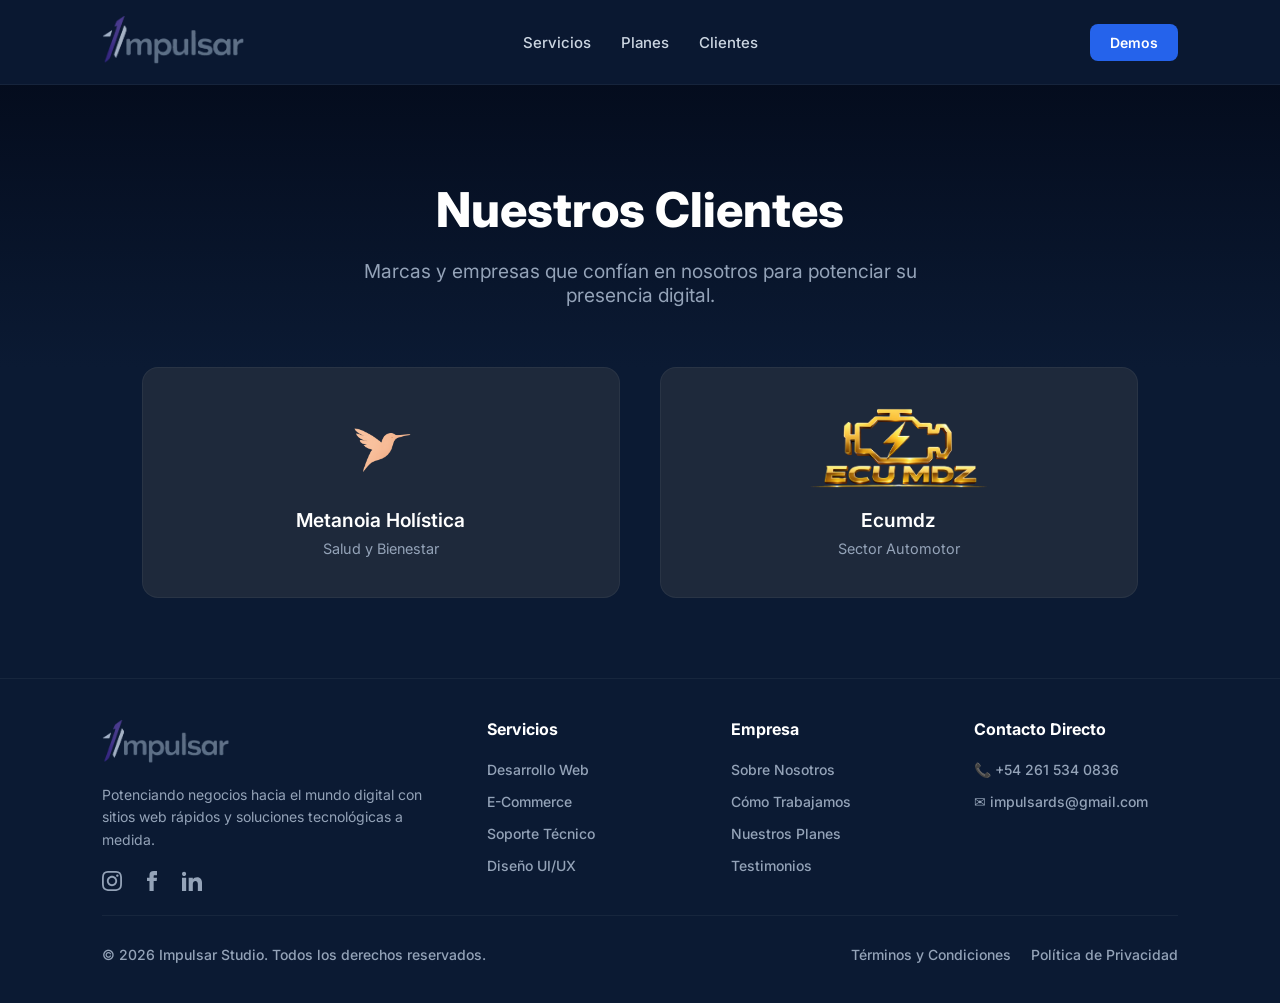
<file: clientes.html>
<!doctype html>
<html lang="es">

<head>
  <meta charset="UTF-8" />
  <meta name="viewport" content="width=device-width, initial-scale=1.0" />
  <title>Nuestros Clientes | Impulsar Studio</title>

  <link rel="preconnect" href="https://fonts.googleapis.com" />
  <link rel="preconnect" href="https://fonts.gstatic.com" crossorigin />
  <link href="https://fonts.googleapis.com/css2?family=Inter:wght@400;500;600;700;800&display=swap" rel="stylesheet" />
  <link rel="stylesheet" href="css/reset.css" />
  <link rel="stylesheet" href="css/hero.css" />
  <link rel="stylesheet" href="css/footer.css" />
  <link rel="stylesheet" href="css/animations.css" />

  <style>
    .portfolio-header {
      text-align: center;
      padding: 180px 8% 60px;
      background: linear-gradient(to bottom, #020817, #0b1a33);
    }

    .portfolio-header h1 {
      font-size: 3rem;
      font-weight: 800;
      margin-bottom: 20px;
    }

    .portfolio-header p {
      font-size: 1.2rem;
      color: #94a3b8;
      max-width: 600px;
      margin: 0 auto;
    }

    .clients-grid {
      display: grid;
      grid-template-columns: repeat(auto-fit, minmax(280px, 1fr));
      gap: 40px;
      padding: 0 8% 80px;
      max-width: 1200px;
      margin: 0 auto;
    }

    .client-card {
      background: #1e293b;
      border-radius: 16px;
      overflow: hidden;
      border: 1px solid rgba(255, 255, 255, 0.05);
      transition: transform 0.4s ease, box-shadow 0.4s ease;
      padding: 40px;
      display: flex;
      flex-direction: column;
      align-items: center;
      justify-content: center;
      text-align: center;
    }

    .client-card:hover {
      transform: translateY(-10px);
      box-shadow: 0 20px 40px rgba(0, 0, 0, 0.5);
      border-color: rgba(37, 99, 235, 0.4);
    }

    .client-logo {
      height: 80px;
      margin-bottom: 20px;
      transition: transform 0.4s ease;
      object-fit: contain;
    }

    .client-card:hover .client-logo {
      transform: scale(1.05);
    }

    .client-name {
      font-size: 1.2rem;
      font-weight: 600;
      color: #fff;
      margin-bottom: 8px;
      transition: color 0.3s ease;
    }

    .client-card:hover .client-name {
      color: #3b82f6;
    }

    .client-category {
      font-size: 0.9rem;
      color: #94a3b8;
    }
  </style>
</head>

<body>
  <!-- ================= NAVBAR ================= -->
  <header class="navbar" style="background: rgba(11, 26, 51, 0.95); backdrop-filter: blur(10px)">
    <div class="nav-brand">
      <a href="index.html">
        <img src="img/impulsar_logo.png" alt="Impulsar Studio" class="logo" />
      </a>
    </div>
    <div class="nav-menu">
      <ul class="nav-links">
        <li><a href="index.html#servicios">Servicios</a></li>
        <li><a href="index.html#precios">Planes</a></li>
        <li><a href="clientes.html">Clientes</a></li>
      </ul>
      <a href="demos.html" class="nav-cta">Demos</a>
    </div>

    <!-- Hamburger Menu para móviles -->
    <button class="mobile-menu-btn" aria-label="Abrir menú">
      <svg xmlns="http://www.w3.org/2000/svg" width="24" height="24" viewBox="0 0 24 24" fill="none"
        stroke="currentColor" stroke-width="2" stroke-linecap="round" stroke-linejoin="round">
        <line x1="3" y1="12" x2="21" y2="12"></line>
        <line x1="3" y1="6" x2="21" y2="6"></line>
        <line x1="3" y1="18" x2="21" y2="18"></line>
      </svg>
    </button>
  </header>

  <!-- ================= HEADER CLIENTES ================= -->
  <section class="portfolio-header" data-animation="fade-up">
    <h1>Nuestros Clientes</h1>
    <p>
      Marcas y empresas que confían en nosotros para potenciar su presencia digital.
    </p>
  </section>

  <!-- ================= GRID DE CLIENTES ================= -->
  <section class="clients-grid">
    <a href="https://holistcyoga.netlify.app/" target="_blank" class="client-card" data-animation="fade-up"
      data-delay="100" style="text-decoration: none;">
      <img src="img/logo_metanoia.png" alt="Metanoia Holística" class="client-logo" />
      <h3 class="client-name">Metanoia Holística</h3>
      <span class="client-category">Salud y Bienestar</span>
    </a>

    <a href="https://Ecumdz.com.ar" target="_blank" class="client-card" data-animation="fade-up" data-delay="200"
      style="text-decoration: none;">
      <img src="img/logo_ecu.png" alt="Ecumdz" class="client-logo" />
      <h3 class="client-name">Ecumdz</h3>
      <span class="client-category">Sector Automotor</span>
    </a>
  </section>

  <!-- ================= FOOTER ================= -->
  <footer class="footer-section">
    <div class="footer-container">
      <div class="footer-brand">
        <div class="footer-brand-header">
          <img src="img/impulsar_logo.png" alt="Impulsar Studio Logo" class="footer-logo" />
        </div>
        <p>
          Potenciando negocios hacia el mundo digital con sitios web rápidos y
          soluciones tecnológicas a medida.
        </p>
        <ul class="footer-socials">
          <li>
            <a href="https://www.instagram.com/impulsar.ds?igsh=MTl3MHBjcjZ0eWt0cw==" target="_blank"
              aria-label="Instagram">
              <!-- Instagram Icon -->
              <svg xmlns="http://www.w3.org/2000/svg" viewBox="0 0 24 24">
                <path
                  d="M12 2.163c3.204 0 3.584.012 4.85.07 3.252.148 4.771 1.691 4.919 4.919.058 1.265.069 1.645.069 4.849 0 3.205-.012 3.584-.069 4.849-.149 3.225-1.664 4.771-4.919 4.919-1.266.058-1.644.07-4.85.07-3.204 0-3.584-.012-4.849-.07-3.26-.149-4.771-1.699-4.919-4.92-.058-1.265-.07-1.644-.07-4.849 0-3.204.013-3.583.07-4.849.149-3.227 1.664-4.771 4.919-4.919 1.266-.057 1.645-.069 4.849-.069zm0-2.163c-3.259 0-3.667.014-4.947.072-4.358.2-6.78 2.618-6.98 6.98-.059 1.281-.073 1.689-.073 4.948 0 3.259.014 3.668.072 4.948.2 4.358 2.618 6.78 6.98 6.98 1.281.058 1.689.072 4.948.072 3.259 0 3.668-.014 4.948-.072 4.354-.2 6.782-2.618 6.979-6.98.059-1.28.073-1.689.073-4.948 0-3.259-.014-3.667-.072-4.947-.196-4.354-2.617-6.78-6.979-6.98-1.281-.059-1.69-.073-4.949-.073zm0 5.838c-3.403 0-6.162 2.759-6.162 6.162s2.759 6.163 6.162 6.163 6.162-2.759 6.162-6.163c0-3.403-2.759-6.162-6.162-6.162zm0 10.162c-2.209 0-4-1.79-4-4 0-2.209 1.791-4 4-4s4 1.791 4 4c0 2.21-1.791 4-4 4zm6.406-11.845c-.796 0-1.441.645-1.441 1.44s.645 1.44 1.441 1.44c.795 0 1.439-.645 1.439-1.44s-.644-1.44-1.439-1.44z" />
              </svg>
            </a>
          </li>
          <li>
            <a href="https://www.facebook.com/share/17s3nPwLS1/" target="_blank" aria-label="Facebook">
              <!-- Facebook Icon -->
              <svg xmlns="http://www.w3.org/2000/svg" viewBox="0 0 24 24">
                <path
                  d="M9 8h-3v4h3v12h5v-12h3.642l.358-4h-4v-1.667c0-.955.192-1.333 1.115-1.333h2.885v-5h-3.808c-3.596 0-5.192 1.583-5.192 4.615v3.385z" />
              </svg>
            </a>
          </li>
          <li>
            <a href="https://www.linkedin.com/in/impulsarstudio" target="_blank" aria-label="LinkedIn">
              <!-- LinkedIn Icon -->
              <svg xmlns="http://www.w3.org/2000/svg" viewBox="0 0 24 24">
                <path
                  d="M4.98 3.5c0 1.381-1.11 2.5-2.48 2.5s-2.48-1.119-2.48-2.5c0-1.38 1.11-2.5 2.48-2.5s2.48 1.12 2.48 2.5zm.02 4.5h-5v16h5v-16zm7.982 0h-4.968v16h4.969v-8.399c0-4.67 6.029-5.052 6.029 0v8.399h4.988v-10.131c0-7.88-8.922-7.593-11.018-3.714v-2.155z" />
              </svg>
            </a>
          </li>
        </ul>
      </div>

      <div class="footer-links-grid">
        <div class="footer-column">
          <h3>Servicios</h3>
          <ul>
            <li><a href="index.html#servicios">Desarrollo Web</a></li>
            <li><a href="index.html#servicios">E-Commerce</a></li>
            <li><a href="index.html#servicios">Soporte Técnico</a></li>
            <li><a href="index.html#servicios">Diseño UI/UX</a></li>
          </ul>
        </div>

        <div class="footer-column">
          <h3>Empresa</h3>
          <ul>
            <li><a href="sobre-nosotros.html">Sobre Nosotros</a></li>
            <li><a href="index.html#como-trabajamos">Cómo Trabajamos</a></li>
            <li><a href="index.html#precios">Nuestros Planes</a></li>
            <li><a href="index.html#testimonios">Testimonios</a></li>
          </ul>
        </div>
        <div class="footer-column">
          <h3>Contacto Directo</h3>
          <ul>
            <li><a href="tel:+5492615340836">📞 +54 261 534 0836</a></li>
            <li><a href="https://mail.google.com/mail/?view=cm&fs=1&tf=1&to=impulsards@gmail.com" target="_blank">✉
                impulsards@gmail.com</a></li>
          </ul>
        </div>
      </div>
    </div>

    <div class="footer-bottom">
      <p>© 2026 Impulsar Studio. Todos los derechos reservados.</p>
      <ul class="footer-legal-links">
        <li><a href="terminos.html">Términos y Condiciones</a></li>
        <li><a href="privacidad.html">Política de Privacidad</a></li>
      </ul>
    </div>
  </footer>

  <script src="js/main.js"></script>
</body>

</html>
</file>
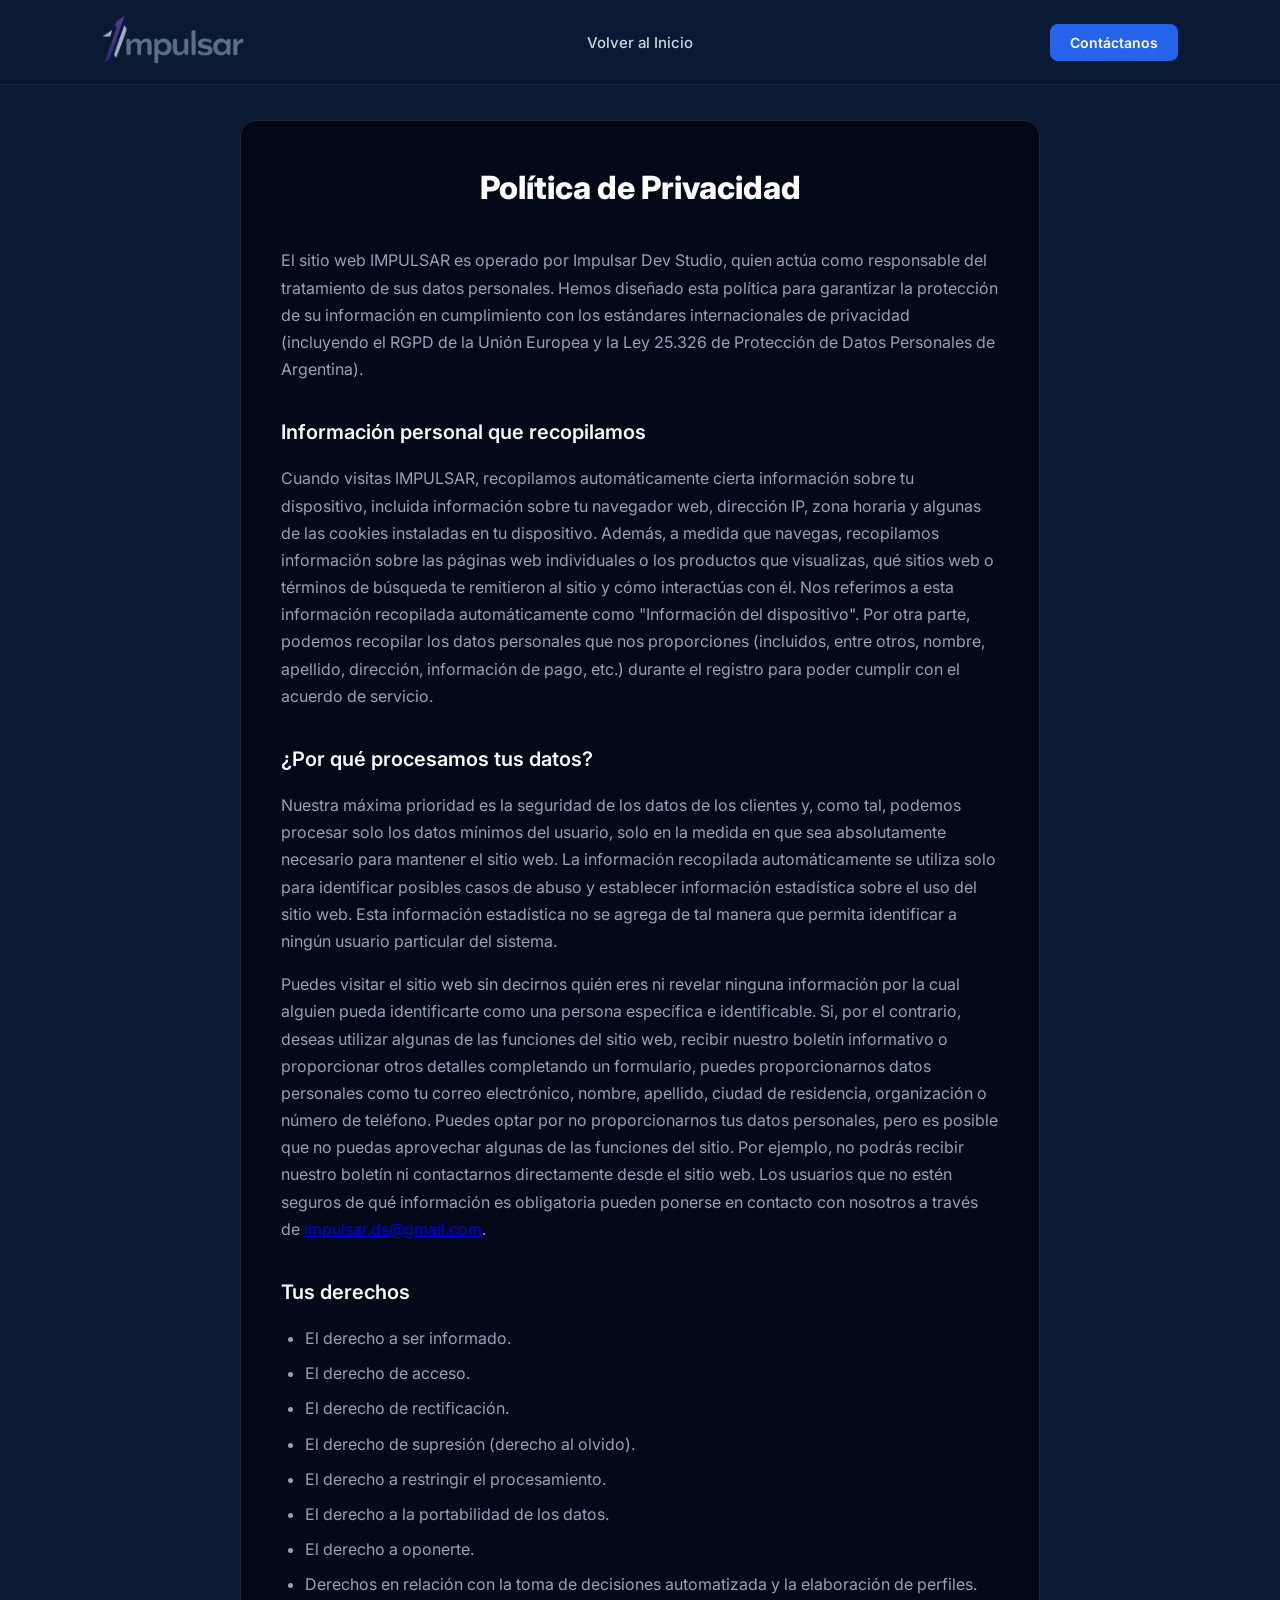
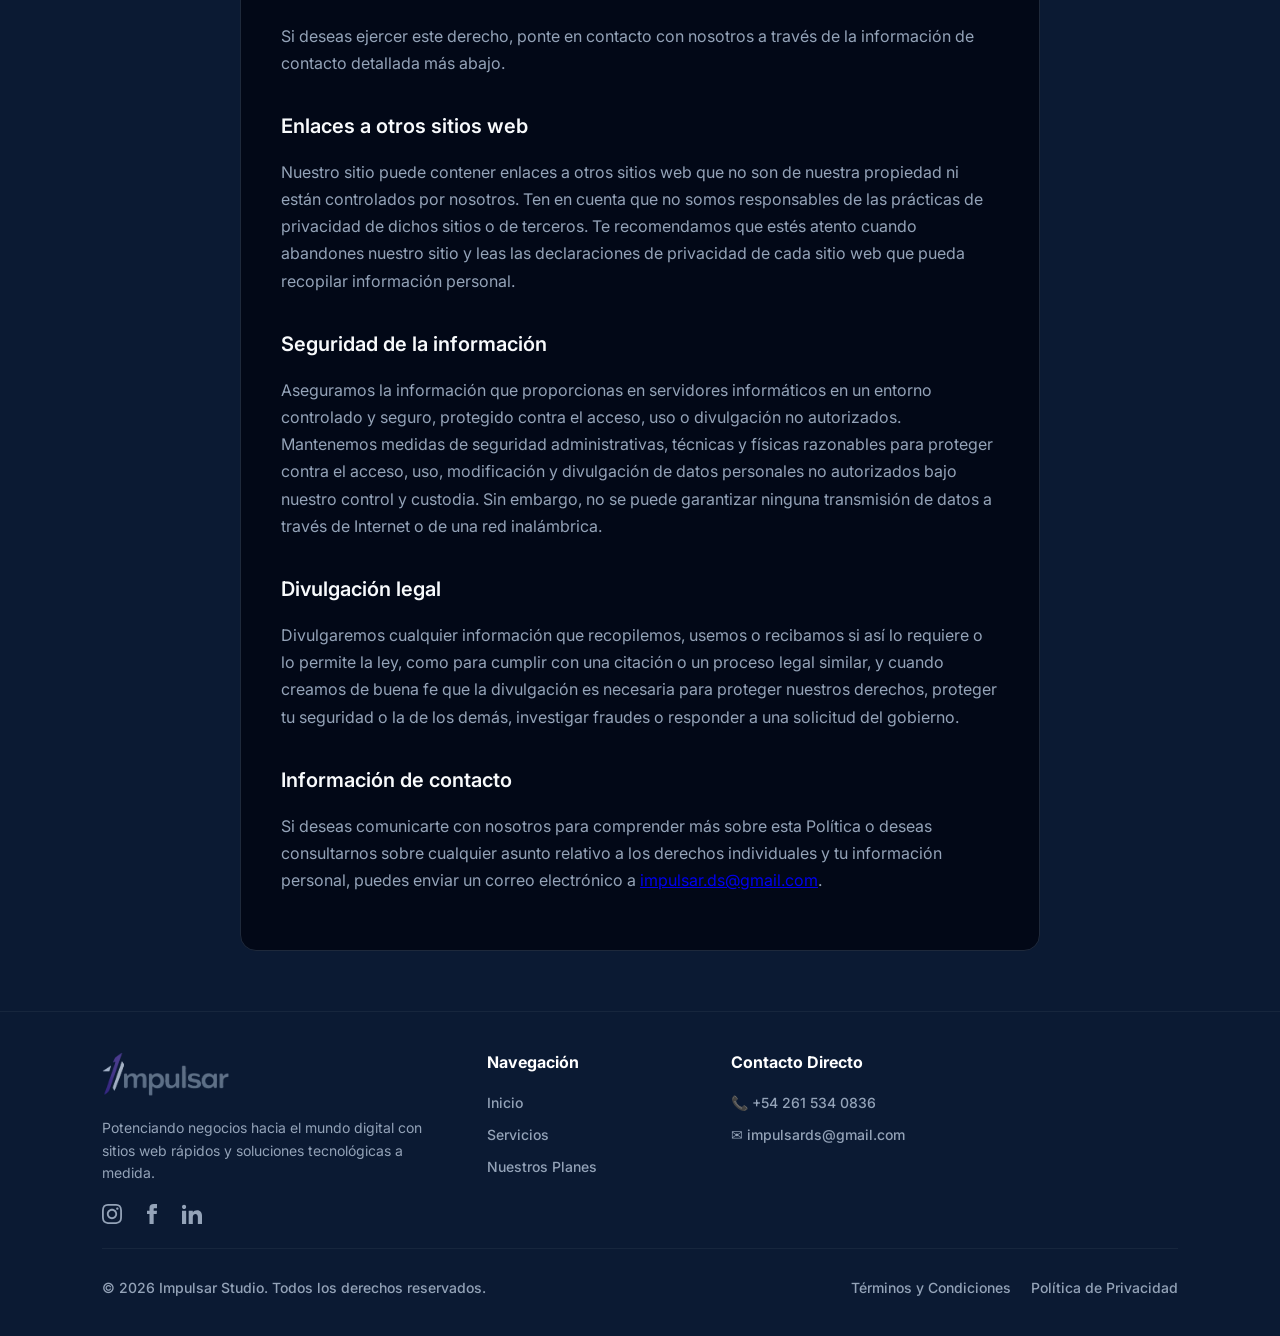
<file: privacidad.html>
<!doctype html>
<html lang="es">
  <head>
    <meta charset="UTF-8" />
    <meta name="viewport" content="width=device-width, initial-scale=1.0" />
    <title>Política de Privacidad | Impulsar Studio</title>

    <link rel="preconnect" href="https://fonts.googleapis.com" />
    <link rel="preconnect" href="https://fonts.gstatic.com" crossorigin />
    <link
      href="https://fonts.googleapis.com/css2?family=Inter:wght@400;500;600;700;800&display=swap"
      rel="stylesheet"
    />
    <link rel="stylesheet" href="css/reset.css" />
    <link rel="stylesheet" href="css/hero.css" />
    <link rel="stylesheet" href="css/footer.css" />
    <style>
      .legal-content {
        max-width: 800px;
        margin: 120px auto 60px;
        padding: 40px;
        background: #020817;
        border: 1px solid #1e293b;
        border-radius: 16px;
        color: #e2e8f0;
        line-height: 1.7;
      }
      .legal-content h1 {
        font-size: 2rem;
        font-weight: 800;
        margin-bottom: 2rem;
        color: #ffffff;
        text-align: center;
      }
      .legal-content h2 {
        font-size: 1.25rem;
        font-weight: 600;
        margin-top: 2rem;
        margin-bottom: 1rem;
        color: #f8fafc;
      }
      .legal-content p {
        margin-bottom: 1rem;
        color: #94a3b8;
      }
      .legal-content ul {
        margin-bottom: 1.5rem;
        padding-left: 1.5rem;
        color: #94a3b8;
      }
      .legal-content li {
        margin-bottom: 0.5rem;
      }
    </style>
  </head>

  <body>
    <!-- ================= NAVBAR SIMPLE ================= -->
    <header class="navbar" style="background-color: rgba(11, 26, 51, 0.9)">
      <div class="nav-brand">
        <a href="index.html">
          <img
            src="img/impulsar_logo.png"
            alt="Impulsar Studio Logo"
            class="logo"
          />
        </a>
      </div>
      <ul class="nav-links">
        <li><a href="index.html">Volver al Inicio</a></li>
      </ul>
      <a href="index.html#contacto" class="nav-cta">Contáctanos</a>
    </header>

    <!-- ================= CONTENIDO LEGAL ================= -->
    <main class="container">
      <div class="legal-content">
        <h1>Política de Privacidad</h1>

        <p>
          El sitio web IMPULSAR es operado por Impulsar Dev Studio, quien actúa
          como responsable del tratamiento de sus datos personales. Hemos
          diseñado esta política para garantizar la protección de su información
          en cumplimiento con los estándares internacionales de privacidad
          (incluyendo el RGPD de la Unión Europea y la Ley 25.326 de Protección
          de Datos Personales de Argentina).
        </p>

        <h2>Información personal que recopilamos</h2>
        <p>
          Cuando visitas IMPULSAR, recopilamos automáticamente cierta
          información sobre tu dispositivo, incluida información sobre tu
          navegador web, dirección IP, zona horaria y algunas de las cookies
          instaladas en tu dispositivo. Además, a medida que navegas,
          recopilamos información sobre las páginas web individuales o los
          productos que visualizas, qué sitios web o términos de búsqueda te
          remitieron al sitio y cómo interactúas con él. Nos referimos a esta
          información recopilada automáticamente como "Información del
          dispositivo". Por otra parte, podemos recopilar los datos personales
          que nos proporciones (incluidos, entre otros, nombre, apellido,
          dirección, información de pago, etc.) durante el registro para poder
          cumplir con el acuerdo de servicio.
        </p>

        <h2>¿Por qué procesamos tus datos?</h2>
        <p>
          Nuestra máxima prioridad es la seguridad de los datos de los clientes
          y, como tal, podemos procesar solo los datos mínimos del usuario, solo
          en la medida en que sea absolutamente necesario para mantener el sitio
          web. La información recopilada automáticamente se utiliza solo para
          identificar posibles casos de abuso y establecer información
          estadística sobre el uso del sitio web. Esta información estadística
          no se agrega de tal manera que permita identificar a ningún usuario
          particular del sistema.
        </p>
        <p>
          Puedes visitar el sitio web sin decirnos quién eres ni revelar ninguna
          información por la cual alguien pueda identificarte como una persona
          específica e identificable. Si, por el contrario, deseas utilizar
          algunas de las funciones del sitio web, recibir nuestro boletín
          informativo o proporcionar otros detalles completando un formulario,
          puedes proporcionarnos datos personales como tu correo electrónico,
          nombre, apellido, ciudad de residencia, organización o número de
          teléfono. Puedes optar por no proporcionarnos tus datos personales,
          pero es posible que no puedas aprovechar algunas de las funciones del
          sitio. Por ejemplo, no podrás recibir nuestro boletín ni contactarnos
          directamente desde el sitio web. Los usuarios que no estén seguros de
          qué información es obligatoria pueden ponerse en contacto con nosotros
          a través de
          <a href="mailto:impulsar.ds@gmail.com">impulsar.ds@gmail.com</a>.
        </p>

        <h2>Tus derechos</h2>
        <ul>
          <li>El derecho a ser informado.</li>
          <li>El derecho de acceso.</li>
          <li>El derecho de rectificación.</li>
          <li>El derecho de supresión (derecho al olvido).</li>
          <li>El derecho a restringir el procesamiento.</li>
          <li>El derecho a la portabilidad de los datos.</li>
          <li>El derecho a oponerte.</li>
          <li>
            Derechos en relación con la toma de decisiones automatizada y la
            elaboración de perfiles.
          </li>
        </ul>
        <p>
          Si deseas ejercer este derecho, ponte en contacto con nosotros a
          través de la información de contacto detallada más abajo.
        </p>

        <h2>Enlaces a otros sitios web</h2>
        <p>
          Nuestro sitio puede contener enlaces a otros sitios web que no son de
          nuestra propiedad ni están controlados por nosotros. Ten en cuenta que
          no somos responsables de las prácticas de privacidad de dichos sitios
          o de terceros. Te recomendamos que estés atento cuando abandones
          nuestro sitio y leas las declaraciones de privacidad de cada sitio web
          que pueda recopilar información personal.
        </p>

        <h2>Seguridad de la información</h2>
        <p>
          Aseguramos la información que proporcionas en servidores informáticos
          en un entorno controlado y seguro, protegido contra el acceso, uso o
          divulgación no autorizados. Mantenemos medidas de seguridad
          administrativas, técnicas y físicas razonables para proteger contra el
          acceso, uso, modificación y divulgación de datos personales no
          autorizados bajo nuestro control y custodia. Sin embargo, no se puede
          garantizar ninguna transmisión de datos a través de Internet o de una
          red inalámbrica.
        </p>

        <h2>Divulgación legal</h2>
        <p>
          Divulgaremos cualquier información que recopilemos, usemos o recibamos
          si así lo requiere o lo permite la ley, como para cumplir con una
          citación o un proceso legal similar, y cuando creamos de buena fe que
          la divulgación es necesaria para proteger nuestros derechos, proteger
          tu seguridad o la de los demás, investigar fraudes o responder a una
          solicitud del gobierno.
        </p>

        <h2>Información de contacto</h2>
        <p>
          Si deseas comunicarte con nosotros para comprender más sobre esta
          Política o deseas consultarnos sobre cualquier asunto relativo a los
          derechos individuales y tu información personal, puedes enviar un
          correo electrónico a
          <a href="mailto:impulsar.ds@gmail.com">impulsar.ds@gmail.com</a>.
        </p>
      </div>
    </main>
    <!-- ================= FOOTER ================= -->
    <footer class="footer-section">
      <div class="footer-container">
        <div class="footer-brand">
          <div class="footer-brand-header">
            <img
              src="img/impulsar_logo.png"
              alt="Impulsar Studio Logo"
              class="footer-logo"
            />
          </div>
          <p>
            Potenciando negocios hacia el mundo digital con sitios web rápidos y
            soluciones tecnológicas a medida.
          </p>
          <ul class="footer-socials">
            <li>
              <a
                href="https://www.instagram.com/impulsar.ds?igsh=MTl3MHBjcjZ0eWt0cw=="
                target="_blank"
                aria-label="Instagram"
              >
                <!-- Instagram Icon -->
                <svg xmlns="http://www.w3.org/2000/svg" viewBox="0 0 24 24">
                  <path
                    d="M12 2.163c3.204 0 3.584.012 4.85.07 3.252.148 4.771 1.691 4.919 4.919.058 1.265.069 1.645.069 4.849 0 3.205-.012 3.584-.069 4.849-.149 3.225-1.664 4.771-4.919 4.919-1.266.058-1.644.07-4.85.07-3.204 0-3.584-.012-4.849-.07-3.26-.149-4.771-1.699-4.919-4.92-.058-1.265-.07-1.644-.07-4.849 0-3.204.013-3.583.07-4.849.149-3.227 1.664-4.771 4.919-4.919 1.266-.057 1.645-.069 4.849-.069zm0-2.163c-3.259 0-3.667.014-4.947.072-4.358.2-6.78 2.618-6.98 6.98-.059 1.281-.073 1.689-.073 4.948 0 3.259.014 3.668.072 4.948.2 4.358 2.618 6.78 6.98 6.98 1.281.058 1.689.072 4.948.072 3.259 0 3.668-.014 4.948-.072 4.354-.2 6.782-2.618 6.979-6.98.059-1.28.073-1.689.073-4.948 0-3.259-.014-3.667-.072-4.947-.196-4.354-2.617-6.78-6.979-6.98-1.281-.059-1.69-.073-4.949-.073zm0 5.838c-3.403 0-6.162 2.759-6.162 6.162s2.759 6.163 6.162 6.163 6.162-2.759 6.162-6.163c0-3.403-2.759-6.162-6.162-6.162zm0 10.162c-2.209 0-4-1.79-4-4 0-2.209 1.791-4 4-4s4 1.791 4 4c0 2.21-1.791 4-4 4zm6.406-11.845c-.796 0-1.441.645-1.441 1.44s.645 1.44 1.441 1.44c.795 0 1.439-.645 1.439-1.44s-.644-1.44-1.439-1.44z"
                  />
                </svg>
              </a>
            </li>
            <li>
              <a
                href="https://www.facebook.com/share/17s3nPwLS1/"
                target="_blank"
                aria-label="Facebook"
              >
                <!-- Facebook Icon -->
                <svg xmlns="http://www.w3.org/2000/svg" viewBox="0 0 24 24">
                  <path
                    d="M9 8h-3v4h3v12h5v-12h3.642l.358-4h-4v-1.667c0-.955.192-1.333 1.115-1.333h2.885v-5h-3.808c-3.596 0-5.192 1.583-5.192 4.615v3.385z"
                  />
                </svg>
              </a>
            </li>
            <li>
              <a
                href="https://www.linkedin.com/in/impulsarstudio"
                target="_blank"
                aria-label="LinkedIn"
              >
                <!-- LinkedIn Icon -->
                <svg xmlns="http://www.w3.org/2000/svg" viewBox="0 0 24 24">
                  <path
                    d="M4.98 3.5c0 1.381-1.11 2.5-2.48 2.5s-2.48-1.119-2.48-2.5c0-1.38 1.11-2.5 2.48-2.5s2.48 1.12 2.48 2.5zm.02 4.5h-5v16h5v-16zm7.982 0h-4.968v16h4.969v-8.399c0-4.67 6.029-5.052 6.029 0v8.399h4.988v-10.131c0-7.88-8.922-7.593-11.018-3.714v-2.155z"
                  />
                </svg>
              </a>
            </li>
          </ul>
        </div>

        <div class="footer-links-grid">
          <div class="footer-column">
            <h3>Navegación</h3>
            <ul>
              <li><a href="index.html">Inicio</a></li>
              <li><a href="index.html#servicios">Servicios</a></li>
              <li><a href="index.html#precios">Nuestros Planes</a></li>
            </ul>
          </div>
          <div class="footer-column">
            <h3>Contacto Directo</h3>
            <ul>
              <li><a href="#">📞 +54 261 534 0836</a></li>
              <li><a href="#">✉ impulsards@gmail.com</a></li>
            </ul>
          </div>
        </div>
      </div>

      <div class="footer-bottom">
        <p>© 2026 Impulsar Studio. Todos los derechos reservados.</p>
        <ul class="footer-legal-links">
          <li><a href="terminos.html">Términos y Condiciones</a></li>
          <li><a href="privacidad.html">Política de Privacidad</a></li>
        </ul>
      </div>
    </footer>
  </body>
</html>
</file>
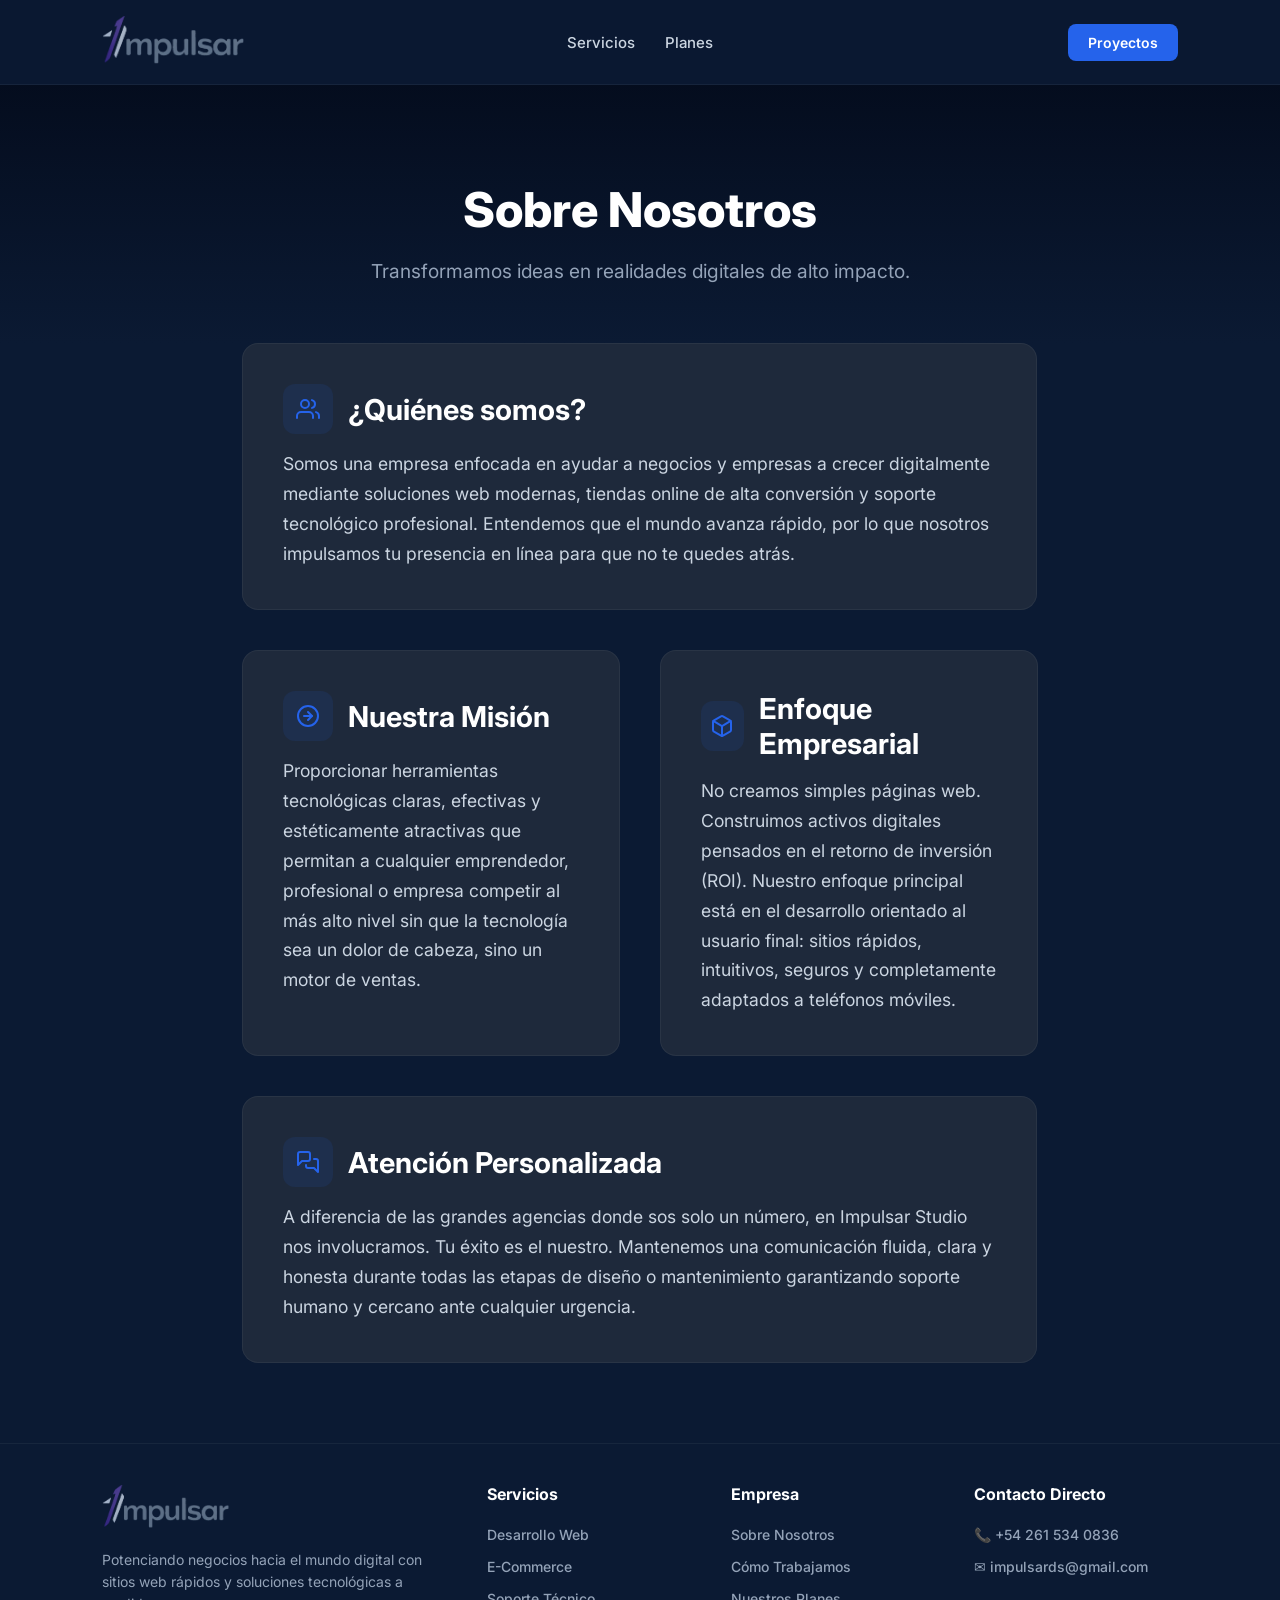
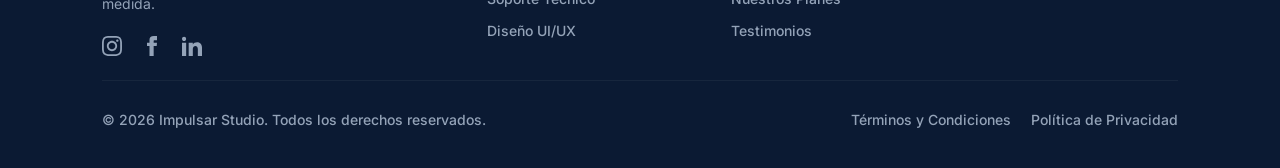
<file: sobre-nosotros.html>
<!doctype html>
<html lang="es">
  <head>
    <meta charset="UTF-8" />
    <meta name="viewport" content="width=device-width, initial-scale=1.0" />
    <title>Sobre Nosotros | Impulsar Studio</title>

    <link rel="preconnect" href="https://fonts.googleapis.com" />
    <link rel="preconnect" href="https://fonts.gstatic.com" crossorigin />
    <link
      href="https://fonts.googleapis.com/css2?family=Inter:wght@400;500;600;700;800&display=swap"
      rel="stylesheet"
    />
    <link rel="stylesheet" href="css/reset.css" />
    <link rel="stylesheet" href="css/hero.css" />
    <link rel="stylesheet" href="css/footer.css" />
    <link rel="stylesheet" href="css/animations.css" />

    <style>
      .about-header {
        text-align: center;
        padding: 180px 8% 60px;
        background: linear-gradient(to bottom, #020817, #0b1a33);
      }
      .about-header h1 {
        font-size: 3rem;
        font-weight: 800;
        margin-bottom: 20px;
      }
      .about-header p {
        font-size: 1.2rem;
        color: #94a3b8;
        max-width: 600px;
        margin: 0 auto;
      }

      .about-content {
        max-width: 1000px;
        margin: 0 auto 80px;
        padding: 0 8%;
        display: grid;
        grid-template-columns: 1fr;
        gap: 40px;
      }

      .about-card {
        background: #1e293b;
        border-radius: 16px;
        padding: 40px;
        border: 1px solid rgba(255, 255, 255, 0.05);
        transition: transform 0.3s ease;
      }
      .about-card:hover {
        transform: translateY(-5px);
        border-color: rgba(37, 99, 235, 0.5);
      }

      .about-card h2 {
        font-size: 1.8rem;
        color: #fff;
        margin-bottom: 15px;
        display: flex;
        align-items: center;
        gap: 15px;
      }

      .about-icon {
        background: rgba(37, 99, 235, 0.1);
        color: #2563eb;
        width: 50px;
        height: 50px;
        border-radius: 12px;
        display: flex;
        align-items: center;
        justify-content: center;
      }

      .about-card p {
        color: #cbd5e1;
        font-size: 1.1rem;
        line-height: 1.7;
      }

      @media (min-width: 768px) {
        .about-content {
          grid-template-columns: 1fr 1fr;
        }
        .about-card.full-width {
          grid-column: 1 / -1;
        }
      }
    </style>
  </head>

  <body>
    <!-- ================= NAVBAR ================= -->
    <header
      class="navbar"
      style="background: rgba(11, 26, 51, 0.95); backdrop-filter: blur(10px)"
    >
      <div class="nav-brand">
        <a href="index.html">
          <img src="img/impulsar_logo.png" alt="Impulsar Studio" class="logo" />
        </a>
      </div>
      <div class="nav-menu">
        <ul class="nav-links">
          <li><a href="index.html#servicios">Servicios</a></li>
          <li><a href="index.html#precios">Planes</a></li>
        </ul>
        <a href="proyectos.html" class="nav-cta">Proyectos</a>
      </div>

      <!-- Hamburger Menu para móviles -->
      <button class="mobile-menu-btn" aria-label="Abrir menú">
        <svg
          xmlns="http://www.w3.org/2000/svg"
          width="24"
          height="24"
          viewBox="0 0 24 24"
          fill="none"
          stroke="currentColor"
          stroke-width="2"
          stroke-linecap="round"
          stroke-linejoin="round"
        >
          <line x1="3" y1="12" x2="21" y2="12"></line>
          <line x1="3" y1="6" x2="21" y2="6"></line>
          <line x1="3" y1="18" x2="21" y2="18"></line>
        </svg>
      </button>
    </header>

    <!-- ================= HEADER SOBRE NOSOTROS ================= -->
    <section class="about-header" data-animation="fade-up">
      <h1>Sobre Nosotros</h1>
      <p>Transformamos ideas en realidades digitales de alto impacto.</p>
    </section>

    <!-- ================= CONTENIDO ================= -->
    <section class="about-content">
      <!-- Quiénes somos -->
      <div
        class="about-card full-width"
        data-animation="fade-up"
        data-delay="100"
      >
        <h2>
          <div class="about-icon">
            <svg
              xmlns="http://www.w3.org/2000/svg"
              width="24"
              height="24"
              viewBox="0 0 24 24"
              fill="none"
              stroke="currentColor"
              stroke-width="2"
              stroke-linecap="round"
              stroke-linejoin="round"
            >
              <path d="M17 21v-2a4 4 0 0 0-4-4H5a4 4 0 0 0-4 4v2"></path>
              <circle cx="9" cy="7" r="4"></circle>
              <path d="M23 21v-2a4 4 0 0 0-3-3.87"></path>
              <path d="M16 3.13a4 4 0 0 1 0 7.75"></path>
            </svg>
          </div>
          ¿Quiénes somos?
        </h2>
        <p>
          Somos una empresa enfocada en ayudar a negocios y empresas a crecer
          digitalmente mediante soluciones web modernas, tiendas online de alta
          conversión y soporte tecnológico profesional. Entendemos que el mundo
          avanza rápido, por lo que nosotros impulsamos tu presencia en línea
          para que no te quedes atrás.
        </p>
      </div>

      <!-- Misión -->
      <div class="about-card" data-animation="fade-up" data-delay="200">
        <h2>
          <div class="about-icon">
            <svg
              xmlns="http://www.w3.org/2000/svg"
              width="24"
              height="24"
              viewBox="0 0 24 24"
              fill="none"
              stroke="currentColor"
              stroke-width="2"
              stroke-linecap="round"
              stroke-linejoin="round"
            >
              <circle cx="12" cy="12" r="10"></circle>
              <polyline points="12 16 16 12 12 8"></polyline>
              <line x1="8" y1="12" x2="16" y2="12"></line>
            </svg>
          </div>
          Nuestra Misión
        </h2>
        <p>
          Proporcionar herramientas tecnológicas claras, efectivas y
          estéticamente atractivas que permitan a cualquier emprendedor,
          profesional o empresa competir al más alto nivel sin que la tecnología
          sea un dolor de cabeza, sino un motor de ventas.
        </p>
      </div>

      <!-- Enfoque Empresarial -->
      <div class="about-card" data-animation="fade-up" data-delay="300">
        <h2>
          <div class="about-icon">
            <svg
              xmlns="http://www.w3.org/2000/svg"
              width="24"
              height="24"
              viewBox="0 0 24 24"
              fill="none"
              stroke="currentColor"
              stroke-width="2"
              stroke-linecap="round"
              stroke-linejoin="round"
            >
              <path
                d="M21 16V8a2 2 0 0 0-1-1.73l-7-4a2 2 0 0 0-2 0l-7 4A2 2 0 0 0 3 8v8a2 2 0 0 0 1 1.73l7 4a2 2 0 0 0 2 0l7-4A2 2 0 0 0 21 16z"
              ></path>
              <polyline points="3.27 6.96 12 12.01 20.73 6.96"></polyline>
              <line x1="12" y1="22.08" x2="12" y2="12"></line>
            </svg>
          </div>
          Enfoque Empresarial
        </h2>
        <p>
          No creamos simples páginas web. Construimos activos digitales pensados
          en el retorno de inversión (ROI). Nuestro enfoque principal está en el
          desarrollo orientado al usuario final: sitios rápidos, intuitivos,
          seguros y completamente adaptados a teléfonos móviles.
        </p>
      </div>

      <!-- Atención Personalizada -->
      <div
        class="about-card full-width"
        data-animation="fade-up"
        data-delay="400"
      >
        <h2>
          <div class="about-icon">
            <svg
              xmlns="http://www.w3.org/2000/svg"
              width="24"
              height="24"
              viewBox="0 0 24 24"
              fill="none"
              stroke="currentColor"
              stroke-width="2"
              stroke-linecap="round"
              stroke-linejoin="round"
            >
              <path
                d="M14 9a2 2 0 0 1-2 2H6l-4 4V4c0-1.1.9-2 2-2h8a2 2 0 0 1 2 2v5Z"
              ></path>
              <path
                d="M18 9h2a2 2 0 0 1 2 2v11l-4-4h-6a2 2 0 0 1-2-2v-1"
              ></path>
            </svg>
          </div>
          Atención Personalizada
        </h2>
        <p>
          A diferencia de las grandes agencias donde sos solo un número, en
          Impulsar Studio nos involucramos. Tu éxito es el nuestro. Mantenemos
          una comunicación fluida, clara y honesta durante todas las etapas de
          diseño o mantenimiento garantizando soporte humano y cercano ante
          cualquier urgencia.
        </p>
      </div>
    </section>

    <!-- ================= FOOTER ================= -->
    <footer class="footer-section">
      <div class="footer-container">
        <div class="footer-brand">
          <div class="footer-brand-header">
            <img
              src="img/impulsar_logo.png"
              alt="Impulsar Studio Logo"
              class="footer-logo"
            />
          </div>
          <p>
            Potenciando negocios hacia el mundo digital con sitios web rápidos y
            soluciones tecnológicas a medida.
          </p>
          <ul class="footer-socials">
            <li>
              <a
                href="https://www.instagram.com/impulsar.ds?igsh=MTl3MHBjcjZ0eWt0cw=="
                target="_blank"
                aria-label="Instagram"
              >
                <!-- Instagram Icon -->
                <svg xmlns="http://www.w3.org/2000/svg" viewBox="0 0 24 24">
                  <path
                    d="M12 2.163c3.204 0 3.584.012 4.85.07 3.252.148 4.771 1.691 4.919 4.919.058 1.265.069 1.645.069 4.849 0 3.205-.012 3.584-.069 4.849-.149 3.225-1.664 4.771-4.919 4.919-1.266.058-1.644.07-4.85.07-3.204 0-3.584-.012-4.849-.07-3.26-.149-4.771-1.699-4.919-4.92-.058-1.265-.07-1.644-.07-4.849 0-3.204.013-3.583.07-4.849.149-3.227 1.664-4.771 4.919-4.919 1.266-.057 1.645-.069 4.849-.069zm0-2.163c-3.259 0-3.667.014-4.947.072-4.358.2-6.78 2.618-6.98 6.98-.059 1.281-.073 1.689-.073 4.948 0 3.259.014 3.668.072 4.948.2 4.358 2.618 6.78 6.98 6.98 1.281.058 1.689.072 4.948.072 3.259 0 3.668-.014 4.948-.072 4.354-.2 6.782-2.618 6.979-6.98.059-1.28.073-1.689.073-4.948 0-3.259-.014-3.667-.072-4.947-.196-4.354-2.617-6.78-6.979-6.98-1.281-.059-1.69-.073-4.949-.073zm0 5.838c-3.403 0-6.162 2.759-6.162 6.162s2.759 6.163 6.162 6.163 6.162-2.759 6.162-6.163c0-3.403-2.759-6.162-6.162-6.162zm0 10.162c-2.209 0-4-1.79-4-4 0-2.209 1.791-4 4-4s4 1.791 4 4c0 2.21-1.791 4-4 4zm6.406-11.845c-.796 0-1.441.645-1.441 1.44s.645 1.44 1.441 1.44c.795 0 1.439-.645 1.439-1.44s-.644-1.44-1.439-1.44z"
                  />
                </svg>
              </a>
            </li>
            <li>
              <a
                href="https://www.facebook.com/share/17s3nPwLS1/"
                target="_blank"
                aria-label="Facebook"
              >
                <!-- Facebook Icon -->
                <svg xmlns="http://www.w3.org/2000/svg" viewBox="0 0 24 24">
                  <path
                    d="M9 8h-3v4h3v12h5v-12h3.642l.358-4h-4v-1.667c0-.955.192-1.333 1.115-1.333h2.885v-5h-3.808c-3.596 0-5.192 1.583-5.192 4.615v3.385z"
                  />
                </svg>
              </a>
            </li>
            <li>
              <a
                href="https://www.linkedin.com/in/impulsarstudio"
                target="_blank"
                aria-label="LinkedIn"
              >
                <!-- LinkedIn Icon -->
                <svg xmlns="http://www.w3.org/2000/svg" viewBox="0 0 24 24">
                  <path
                    d="M4.98 3.5c0 1.381-1.11 2.5-2.48 2.5s-2.48-1.119-2.48-2.5c0-1.38 1.11-2.5 2.48-2.5s2.48 1.12 2.48 2.5zm.02 4.5h-5v16h5v-16zm7.982 0h-4.968v16h4.969v-8.399c0-4.67 6.029-5.052 6.029 0v8.399h4.988v-10.131c0-7.88-8.922-7.593-11.018-3.714v-2.155z"
                  />
                </svg>
              </a>
            </li>
          </ul>
        </div>

        <div class="footer-links-grid">
          <div class="footer-column">
            <h3>Servicios</h3>
            <ul>
              <li><a href="index.html#servicios">Desarrollo Web</a></li>
              <li><a href="index.html#servicios">E-Commerce</a></li>
              <li><a href="index.html#servicios">Soporte Técnico</a></li>
              <li><a href="index.html#servicios">Diseño UI/UX</a></li>
            </ul>
          </div>

          <div class="footer-column">
            <h3>Empresa</h3>
            <ul>
              <li><a href="sobre-nosotros.html">Sobre Nosotros</a></li>
              <li><a href="index.html#como-trabajamos">Cómo Trabajamos</a></li>
              <li><a href="index.html#precios">Nuestros Planes</a></li>
              <li><a href="index.html#testimonios">Testimonios</a></li>
            </ul>
          </div>
          <div class="footer-column">
            <h3>Contacto Directo</h3>
            <ul>
              <li><a href="#">📞 +54 261 534 0836</a></li>
              <li><a href="#">✉ impulsards@gmail.com</a></li>
            </ul>
          </div>
        </div>
      </div>

      <div class="footer-bottom">
        <p>© 2026 Impulsar Studio. Todos los derechos reservados.</p>
        <ul class="footer-legal-links">
          <li><a href="terminos.html">Términos y Condiciones</a></li>
          <li><a href="privacidad.html">Política de Privacidad</a></li>
        </ul>
      </div>
    </footer>

    <script src="js/main.js"></script>
  </body>
</html>
</file>
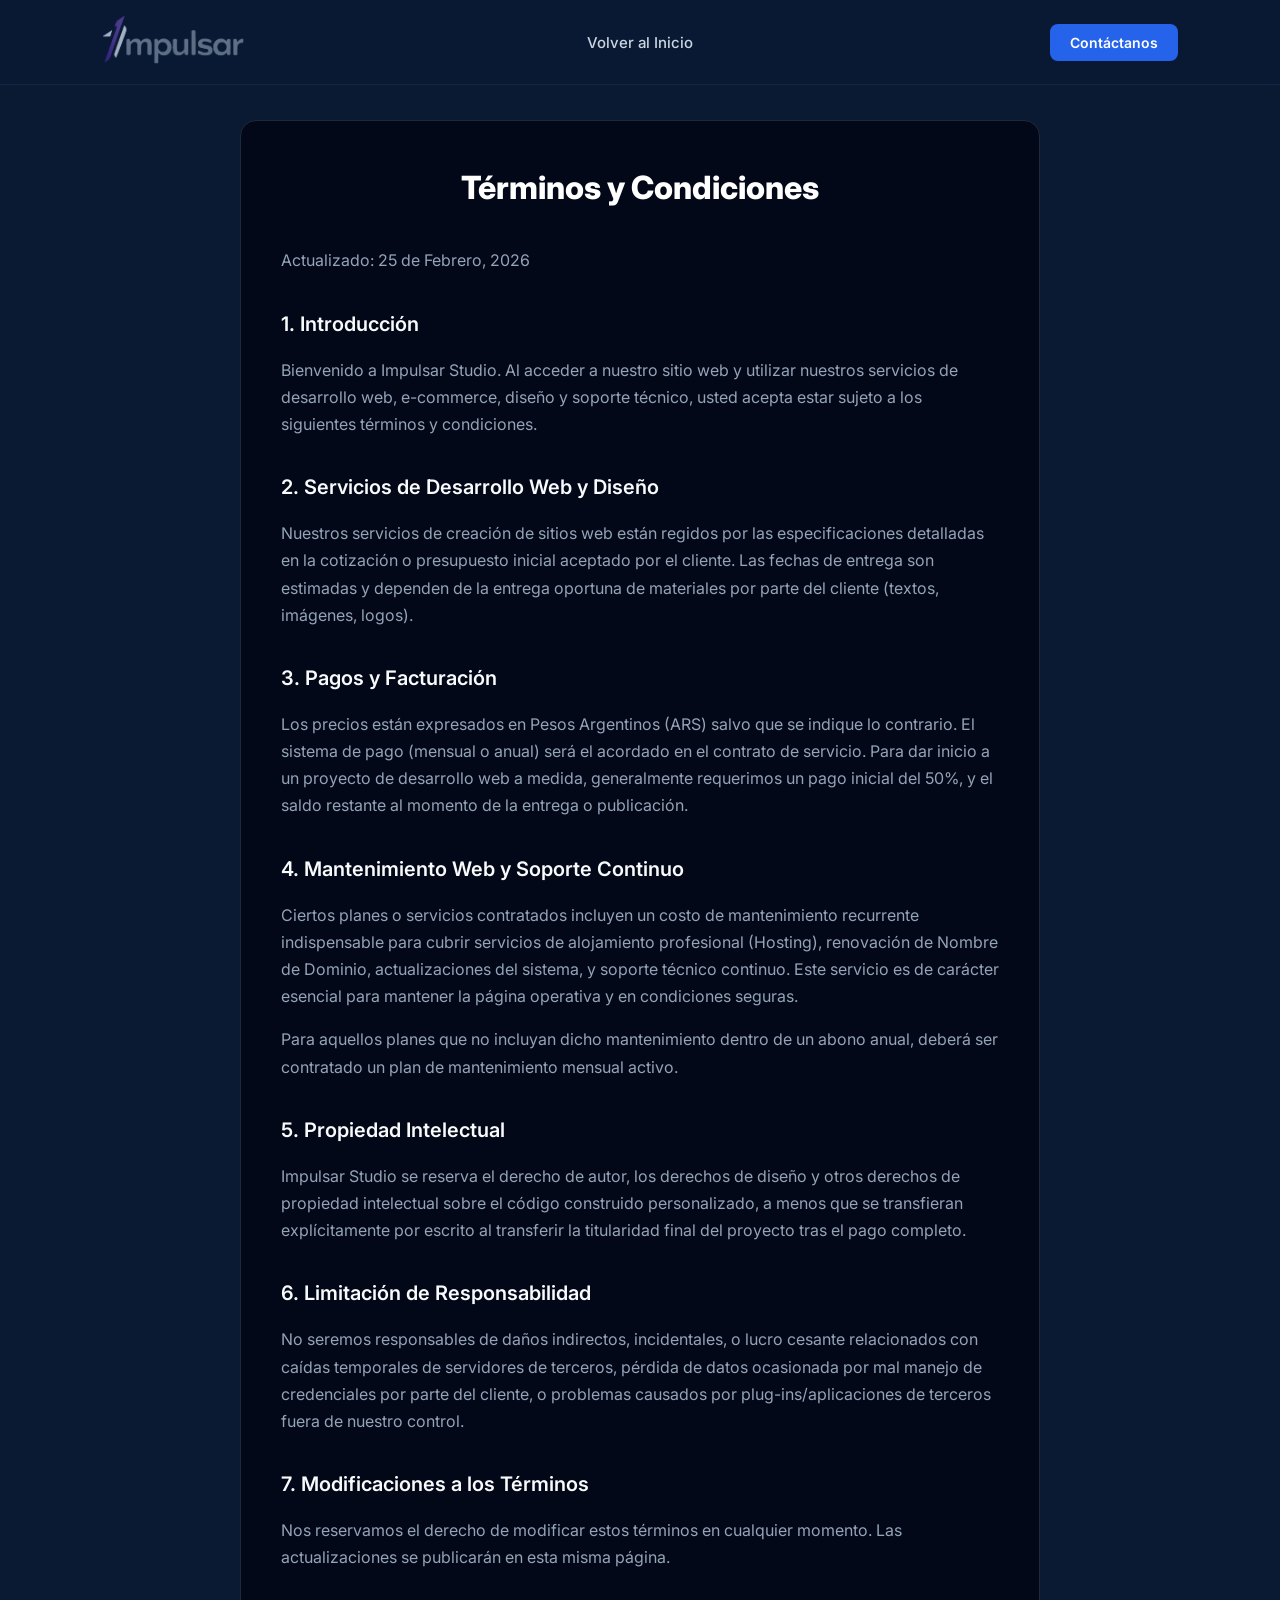
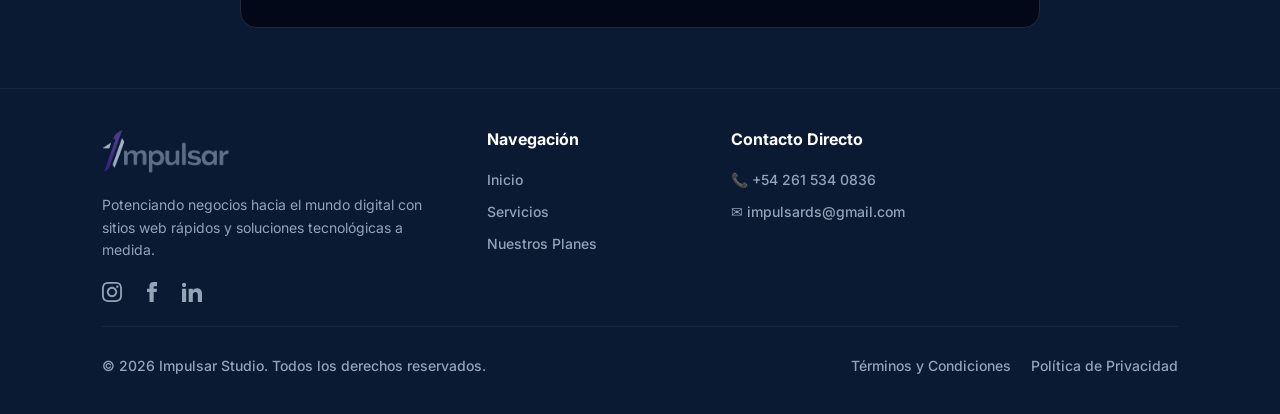
<file: terminos.html>
<!doctype html>
<html lang="es">
  <head>
    <meta charset="UTF-8" />
    <meta name="viewport" content="width=device-width, initial-scale=1.0" />
    <title>Términos y Condiciones | Impulsar Studio</title>

    <link rel="preconnect" href="https://fonts.googleapis.com" />
    <link rel="preconnect" href="https://fonts.gstatic.com" crossorigin />
    <link
      href="https://fonts.googleapis.com/css2?family=Inter:wght@400;500;600;700;800&display=swap"
      rel="stylesheet"
    />
    <link rel="stylesheet" href="css/reset.css" />
    <link rel="stylesheet" href="css/hero.css" />
    <link rel="stylesheet" href="css/footer.css" />
    <style>
      .legal-content {
        max-width: 800px;
        margin: 120px auto 60px;
        padding: 40px;
        background: #020817;
        border: 1px solid #1e293b;
        border-radius: 16px;
        color: #e2e8f0;
        line-height: 1.7;
      }
      .legal-content h1 {
        font-size: 2rem;
        font-weight: 800;
        margin-bottom: 2rem;
        color: #ffffff;
        text-align: center;
      }
      .legal-content h2 {
        font-size: 1.25rem;
        font-weight: 600;
        margin-top: 2rem;
        margin-bottom: 1rem;
        color: #f8fafc;
      }
      .legal-content p {
        margin-bottom: 1rem;
        color: #94a3b8;
      }
      .legal-content ul {
        margin-bottom: 1.5rem;
        padding-left: 1.5rem;
        color: #94a3b8;
      }
      .legal-content li {
        margin-bottom: 0.5rem;
      }
    </style>
  </head>

  <body>
    <!-- ================= NAVBAR SIMPLE ================= -->
    <header class="navbar" style="background-color: rgba(11, 26, 51, 0.9)">
      <div class="nav-brand">
        <a href="index.html">
          <img
            src="img/impulsar_logo.png"
            alt="Impulsar Studio Logo"
            class="logo"
          />
        </a>
      </div>
      <ul class="nav-links">
        <li><a href="index.html">Volver al Inicio</a></li>
      </ul>
      <a href="index.html#contacto" class="nav-cta">Contáctanos</a>
    </header>

    <!-- ================= CONTENIDO LEGAL ================= -->
    <main class="container">
      <div class="legal-content">
        <h1>Términos y Condiciones</h1>

        <p>Actualizado: 25 de Febrero, 2026</p>

        <h2>1. Introducción</h2>
        <p>
          Bienvenido a Impulsar Studio. Al acceder a nuestro sitio web y
          utilizar nuestros servicios de desarrollo web, e-commerce, diseño y
          soporte técnico, usted acepta estar sujeto a los siguientes términos y
          condiciones.
        </p>

        <h2>2. Servicios de Desarrollo Web y Diseño</h2>
        <p>
          Nuestros servicios de creación de sitios web están regidos por las
          especificaciones detalladas en la cotización o presupuesto inicial
          aceptado por el cliente. Las fechas de entrega son estimadas y
          dependen de la entrega oportuna de materiales por parte del cliente
          (textos, imágenes, logos).
        </p>

        <h2>3. Pagos y Facturación</h2>
        <p>
          Los precios están expresados en Pesos Argentinos (ARS) salvo que se
          indique lo contrario. El sistema de pago (mensual o anual) será el
          acordado en el contrato de servicio. Para dar inicio a un proyecto de
          desarrollo web a medida, generalmente requerimos un pago inicial del
          50%, y el saldo restante al momento de la entrega o publicación.
        </p>

        <h2>4. Mantenimiento Web y Soporte Continuo</h2>
        <p>
          Ciertos planes o servicios contratados incluyen un costo de
          mantenimiento recurrente indispensable para cubrir servicios de
          alojamiento profesional (Hosting), renovación de Nombre de Dominio,
          actualizaciones del sistema, y soporte técnico continuo. Este servicio
          es de carácter esencial para mantener la página operativa y en
          condiciones seguras.
        </p>
        <p>
          Para aquellos planes que no incluyan dicho mantenimiento dentro de un
          abono anual, deberá ser contratado un plan de mantenimiento mensual
          activo.
        </p>

        <h2>5. Propiedad Intelectual</h2>
        <p>
          Impulsar Studio se reserva el derecho de autor, los derechos de diseño
          y otros derechos de propiedad intelectual sobre el código construido
          personalizado, a menos que se transfieran explícitamente por escrito
          al transferir la titularidad final del proyecto tras el pago completo.
        </p>

        <h2>6. Limitación de Responsabilidad</h2>
        <p>
          No seremos responsables de daños indirectos, incidentales, o lucro
          cesante relacionados con caídas temporales de servidores de terceros,
          pérdida de datos ocasionada por mal manejo de credenciales por parte
          del cliente, o problemas causados por plug-ins/aplicaciones de
          terceros fuera de nuestro control.
        </p>

        <h2>7. Modificaciones a los Términos</h2>
        <p>
          Nos reservamos el derecho de modificar estos términos en cualquier
          momento. Las actualizaciones se publicarán en esta misma página.
        </p>
      </div>
    </main>

    <!-- ================= FOOTER ================= -->
    <footer class="footer-section">
      <div class="footer-container">
        <div class="footer-brand">
          <div class="footer-brand-header">
            <img
              src="img/impulsar_logo.png"
              alt="Impulsar Studio Logo"
              class="footer-logo"
            />
          </div>
          <p>
            Potenciando negocios hacia el mundo digital con sitios web rápidos y
            soluciones tecnológicas a medida.
          </p>
          <ul class="footer-socials">
            <li>
              <a
                href="https://www.instagram.com/impulsar.ds?igsh=MTl3MHBjcjZ0eWt0cw=="
                target="_blank"
                aria-label="Instagram"
              >
                <!-- Instagram Icon -->
                <svg xmlns="http://www.w3.org/2000/svg" viewBox="0 0 24 24">
                  <path
                    d="M12 2.163c3.204 0 3.584.012 4.85.07 3.252.148 4.771 1.691 4.919 4.919.058 1.265.069 1.645.069 4.849 0 3.205-.012 3.584-.069 4.849-.149 3.225-1.664 4.771-4.919 4.919-1.266.058-1.644.07-4.85.07-3.204 0-3.584-.012-4.849-.07-3.26-.149-4.771-1.699-4.919-4.92-.058-1.265-.07-1.644-.07-4.849 0-3.204.013-3.583.07-4.849.149-3.227 1.664-4.771 4.919-4.919 1.266-.057 1.645-.069 4.849-.069zm0-2.163c-3.259 0-3.667.014-4.947.072-4.358.2-6.78 2.618-6.98 6.98-.059 1.281-.073 1.689-.073 4.948 0 3.259.014 3.668.072 4.948.2 4.358 2.618 6.78 6.98 6.98 1.281.058 1.689.072 4.948.072 3.259 0 3.668-.014 4.948-.072 4.354-.2 6.782-2.618 6.979-6.98.059-1.28.073-1.689.073-4.948 0-3.259-.014-3.667-.072-4.947-.196-4.354-2.617-6.78-6.979-6.98-1.281-.059-1.69-.073-4.949-.073zm0 5.838c-3.403 0-6.162 2.759-6.162 6.162s2.759 6.163 6.162 6.163 6.162-2.759 6.162-6.163c0-3.403-2.759-6.162-6.162-6.162zm0 10.162c-2.209 0-4-1.79-4-4 0-2.209 1.791-4 4-4s4 1.791 4 4c0 2.21-1.791 4-4 4zm6.406-11.845c-.796 0-1.441.645-1.441 1.44s.645 1.44 1.441 1.44c.795 0 1.439-.645 1.439-1.44s-.644-1.44-1.439-1.44z"
                  />
                </svg>
              </a>
            </li>
            <li>
              <a
                href="https://www.facebook.com/share/17s3nPwLS1/"
                target="_blank"
                aria-label="Facebook"
              >
                <!-- Facebook Icon -->
                <svg xmlns="http://www.w3.org/2000/svg" viewBox="0 0 24 24">
                  <path
                    d="M9 8h-3v4h3v12h5v-12h3.642l.358-4h-4v-1.667c0-.955.192-1.333 1.115-1.333h2.885v-5h-3.808c-3.596 0-5.192 1.583-5.192 4.615v3.385z"
                  />
                </svg>
              </a>
            </li>
            <li>
              <a
                href="https://www.linkedin.com/in/impulsarstudio"
                target="_blank"
                aria-label="LinkedIn"
              >
                <!-- LinkedIn Icon -->
                <svg xmlns="http://www.w3.org/2000/svg" viewBox="0 0 24 24">
                  <path
                    d="M4.98 3.5c0 1.381-1.11 2.5-2.48 2.5s-2.48-1.119-2.48-2.5c0-1.38 1.11-2.5 2.48-2.5s2.48 1.12 2.48 2.5zm.02 4.5h-5v16h5v-16zm7.982 0h-4.968v16h4.969v-8.399c0-4.67 6.029-5.052 6.029 0v8.399h4.988v-10.131c0-7.88-8.922-7.593-11.018-3.714v-2.155z"
                  />
                </svg>
              </a>
            </li>
          </ul>
        </div>

        <div class="footer-links-grid">
          <div class="footer-column">
            <h3>Navegación</h3>
            <ul>
              <li><a href="index.html">Inicio</a></li>
              <li><a href="index.html#servicios">Servicios</a></li>
              <li><a href="index.html#precios">Nuestros Planes</a></li>
            </ul>
          </div>
          <div class="footer-column">
            <h3>Contacto Directo</h3>
            <ul>
              <li><a href="#">📞 +54 261 534 0836</a></li>
              <li><a href="#">✉ impulsards@gmail.com</a></li>
            </ul>
          </div>
        </div>
      </div>

      <div class="footer-bottom">
        <p>© 2026 Impulsar Studio. Todos los derechos reservados.</p>
        <ul class="footer-legal-links">
          <li><a href="terminos.html">Términos y Condiciones</a></li>
          <li><a href="privacidad.html">Política de Privacidad</a></li>
        </ul>
      </div>
    </footer>
  </body>
</html>
</file>
<file: css/hero.css>
/* ================= HERO ================= */

.hero {
  height: 100vh;
  background-image:
    linear-gradient(rgba(11, 26, 51, 0.7), rgba(11, 26, 51, 0.7)),
    url("../img/fondo1_animado.gif");
  background-size: cover;
  background-position: center;
  display: flex;
  flex-direction: column;
  justify-content: center;
  align-items: center;
  text-align: center;
}

.navbar {
  position: fixed;
  top: 0;
  left: 0;
  width: 100%;
  display: flex;
  justify-content: space-between;
  align-items: center;
  padding: 15px 8%;
  background: rgba(11, 26, 51, 0.6);
  backdrop-filter: blur(10px);
  -webkit-backdrop-filter: blur(10px);
  z-index: 1000;
  border-bottom: 1px solid rgba(255, 255, 255, 0.05);
}

.logo {
  height: 50px;
  width: auto;
}

.nav-menu {
  display: flex;
  align-items: center;
  gap: 30px;
}

.mobile-menu-btn {
  display: none;
  background: transparent;
  border: none;
  color: white;
  cursor: pointer;
}

.nav-links {
  position: absolute;
  left: 50%;
  transform: translateX(-50%);
  display: flex;
  gap: 30px;
  list-style: none;
}

.nav-links a {
  color: #cbd5e1;
  text-decoration: none;
  font-size: 15px;
  font-weight: 500;
  transition: 0.3s;
}

.nav-links a:hover {
  color: #fff;
}

.nav-cta {
  background: #2563eb;
  padding: 10px 20px;
  border-radius: 8px;
  color: white;
  text-decoration: none;
  font-weight: 600;
  font-size: 14px;
  transition: 0.3s;
}

.nav-cta:hover {
  background: #1d4ed8;
}

.hero-content h1 {
  font-size: 56px;
  font-weight: 800;
  letter-spacing: -1.5px;
  line-height: 1.1;
  margin-bottom: 24px;
  max-width: 800px;
  margin-left: auto;
  margin-right: auto;
}

.hero-content p {
  font-size: 20px;
  line-height: 1.6;
  color: #cbd5e1;
  margin-bottom: 40px;
  max-width: 650px;
  margin-left: auto;
  margin-right: auto;
}

.btn-primary {
  background: #2563eb;
  padding: 14px 28px;
  border-radius: 8px;
  text-decoration: none;
  color: white;
  transition: 0.3s;
}

.btn-primary:hover {
  background: #1d4ed8;
}

/* ================= RESPONSIVE NAVBAR ================= */
@media (max-width: 900px) {
  .mobile-menu-btn {
    display: block;
    z-index: 1001;
  }

  .nav-menu {
    position: absolute;
    top: 100%;
    left: 0;
    width: 100%;
    background: rgba(11, 26, 51, 0.95);
    backdrop-filter: blur(10px);
    flex-direction: column;
    align-items: center;
    padding: 30px 0;
    gap: 20px;
    border-bottom: 1px solid rgba(255, 255, 255, 0.05);
    display: none; /* Hidden by default */
  }

  .nav-menu.active {
    display: flex;
  }

  .nav-links {
    position: static;
    transform: none;
    flex-direction: column;
    align-items: center;
    gap: 20px;
  }
}

@media (max-width: 768px) {
  .hero-content h1 {
    font-size: 32px;
  }

  .hero-content p {
    font-size: 16px;
  }

  .hide-mobile {
    display: none !important;
  }
}
</file>
<file: css/footer.css>
/* ================= FOOTER ================= */

.footer-section {
  padding: 40px 8%;
  background: #0b1a33;
  border-top: 1px solid rgba(255, 255, 255, 0.05);
}

.footer-container {
  display: flex;
  flex-direction: column;
  gap: 40px;
  max-width: 1200px;
  margin: 0 auto;
}

@media (min-width: 1024px) {
  .footer-container {
    flex-direction: row;
    justify-content: space-between;
    align-items: flex-start;
  }
}

.footer-brand {
  display: flex;
  flex-direction: column;
  gap: 20px;
  flex: 1;
}

.footer-brand-header {
  display: flex;
  align-items: center;
  gap: 10px;
}

.footer-logo {
  height: 45px;
  width: auto;
}

.footer-brand p {
  color: #94a3b8;
  font-size: 14px;
  line-height: 1.6;
  max-width: 320px;
}

.footer-socials {
  display: flex;
  gap: 20px;
  list-style: none;
}

.footer-socials a {
  color: #94a3b8;
  transition: 0.3s;
}

.footer-socials a:hover {
  color: #5b44c1;
}

/* Redes SVG icons (simulating react-icons/lucide) */
.footer-socials svg {
  width: 20px;
  height: 20px;
  fill: currentColor;
}

.footer-links-grid {
  display: grid;
  grid-template-columns: 1fr;
  gap: 40px;
  flex: 2;
  width: 100%;
}

@media (min-width: 768px) {
  .footer-links-grid {
    grid-template-columns: repeat(3, 1fr);
  }
}

.footer-column h3 {
  font-size: 16px;
  font-weight: 700;
  margin-bottom: 20px;
}

.footer-column ul {
  list-style: none;
  display: flex;
  flex-direction: column;
  gap: 12px;
}

.footer-column a {
  color: #94a3b8;
  font-size: 14px;
  font-weight: 500;
  text-decoration: none;
  transition: 0.3s;
}

.footer-column a:hover {
  color: #5b44c1;
}

.footer-bottom {
  display: flex;
  flex-direction: column;
  gap: 20px;
  padding-top: 30px;
  margin-top: 20px;
  border-top: 1px solid rgba(255, 255, 255, 0.05);
  font-size: 14px;
  font-weight: 500;
  color: #94a3b8;
}

@media (min-width: 768px) {
  .footer-bottom {
    flex-direction: row;
    justify-content: space-between;
    align-items: center;
  }
}

.footer-legal-links {
  display: flex;
  flex-direction: column;
  gap: 10px;
  list-style: none;
}

@media (min-width: 768px) {
  .footer-legal-links {
    flex-direction: row;
    gap: 20px;
  }
}

.footer-legal-links a {
  color: #94a3b8;
  text-decoration: none;
  transition: 0.3s;
}

.footer-legal-links a:hover {
  color: #5b44c1;
}

/* ================= RESPONSIVE ================= */

@media (max-width: 768px) {
  .hero-content h1 {
    font-size: 32px;
  }

  .logo {
    width: 150px;
  }

  .service-image {
    height: 180px;
  }
}
</file>
<file: css/animations.css>
/* =========================================
   ANIMACIONES DE ENTRADA (NUEVO)
   ========================================= */

[data-animation] {
  opacity: 0;
  will-change: transform, opacity;
  transition: all 0.8s cubic-bezier(0.2, 0.8, 0.2, 1);
}

/* Tipos de animaciones iniciales según el data-animation */
[data-animation="fade-up"] {
  transform: translateY(40px);
}
[data-animation="fade-in"] {
  transform: scale(0.95);
}
[data-animation="slide-left"] {
  transform: translateX(-40px);
}
[data-animation="slide-right"] {
  transform: translateX(40px);
}

/* Clase que se agrega con JS cuando entra en pantalla */
[data-animation].is-visible {
  opacity: 1;
  transform: translate(0) scale(1);
}

/* Retrasos secuenciales (Data-delay) */
[data-delay="100"] {
  transition-delay: 100ms;
}
[data-delay="200"] {
  transition-delay: 200ms;
}
[data-delay="300"] {
  transition-delay: 300ms;
}
[data-delay="400"] {
  transition-delay: 400ms;
}
[data-delay="500"] {
  transition-delay: 500ms;
}
[data-delay="600"] {
  transition-delay: 600ms;
}
</file>
